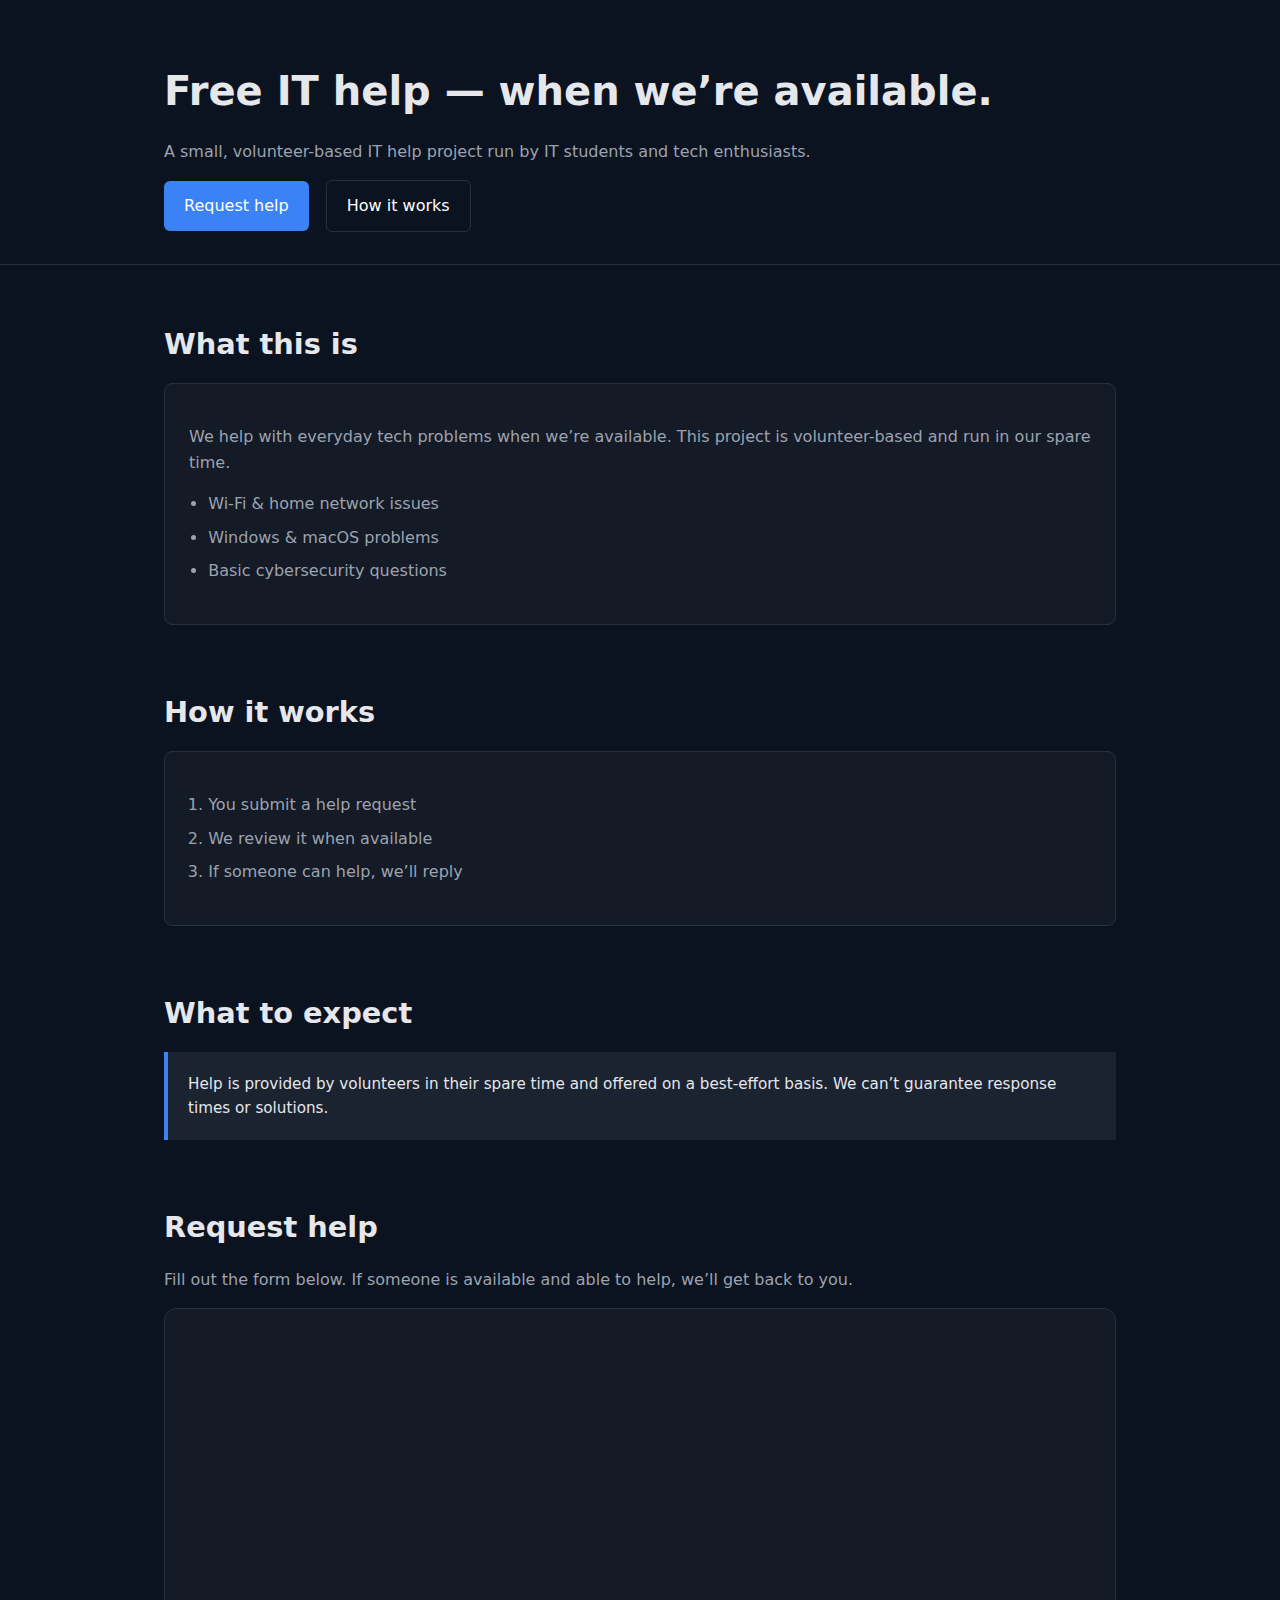
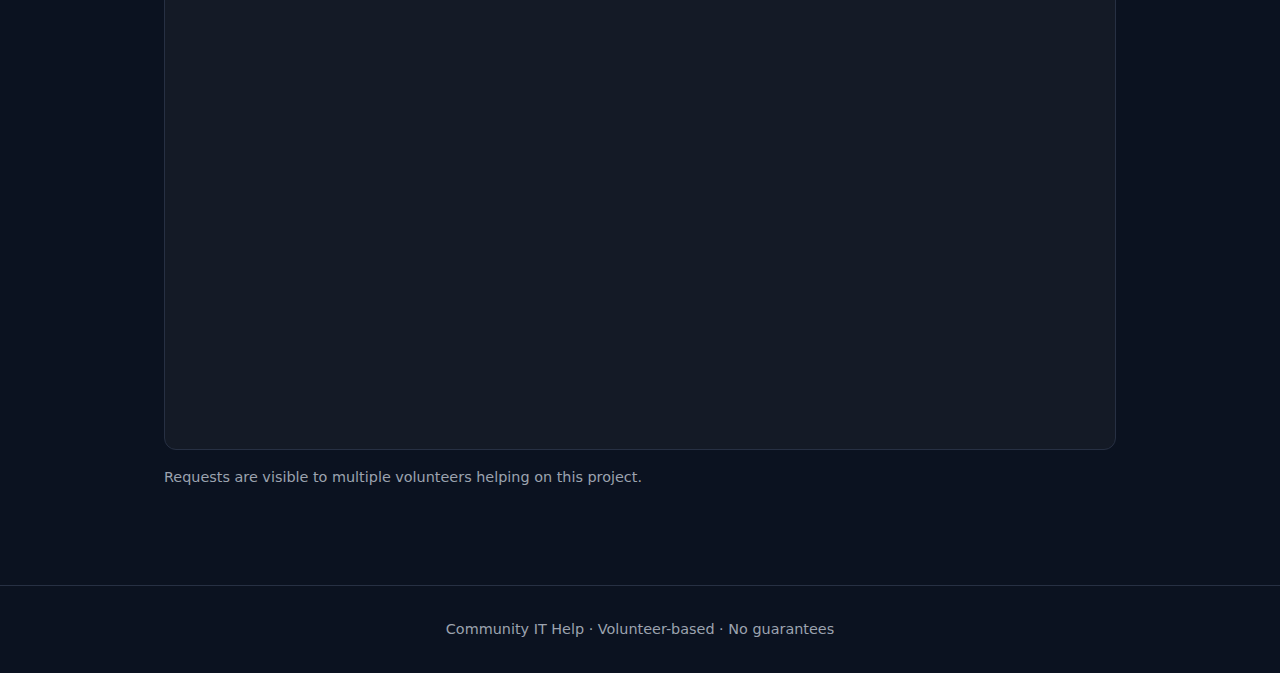
<file: ITsHelp/index.html>
<!DOCTYPE html>
<html lang="en">
<head>
  <meta charset="UTF-8" />
  <meta name="viewport" content="width=device-width, initial-scale=1.0" />
  <title>Community IT Help</title>

  <!-- Link CSS -->
  <link rel="stylesheet" href="style.css" />
</head>

<body>

  <header>
    <div class="container">
      <h1>Free IT help — when we’re available.</h1>
      <p class="lead">
        A small, volunteer-based IT help project run by IT students and tech enthusiasts.
      </p>

      <a href="#request" class="button">Request help</a>
      <a href="#how" class="button secondary">How it works</a>
    </div>
  </header>

  <main class="container">

    <section>
      <h2>What this is</h2>
      <div class="card">
        <p>
          We help with everyday tech problems when we’re available.
          This project is volunteer-based and run in our spare time.
        </p>
        <ul>
          <li>Wi-Fi & home network issues</li>
          <li>Windows & macOS problems</li>
          <li>Basic cybersecurity questions</li>
        </ul>
      </div>
    </section>

    <section id="how">
      <h2>How it works</h2>
      <div class="card">
        <ol>
          <li>You submit a help request</li>
          <li>We review it when available</li>
          <li>If someone can help, we’ll reply</li>
        </ol>
      </div>
    </section>

    <section>
      <h2>What to expect</h2>
      <div class="notice">
        Help is provided by volunteers in their spare time and offered on a best-effort basis.
        We can’t guarantee response times or solutions.
      </div>
    </section>

    <section id="request">
      <h2>Request help</h2>
      <p>
        Fill out the form below. If someone is available and able to help, we’ll get back to you.
      </p>

      <div class="form-wrapper">
  <iframe
    src="https://docs.google.com/forms/d/e/1FAIpQLSc9qQH8BChzru6v62Z4NJ3TEsm9SuKMpACo8LY06362cNdJlw/viewform?embedded=true">
  </iframe>
      </div>


      <p class="small">
        Requests are visible to multiple volunteers helping on this project.
      </p>
    </section>

  </main>

  <footer>
    Community IT Help · Volunteer-based · No guarantees
  </footer>

</body>
</html>
</file>
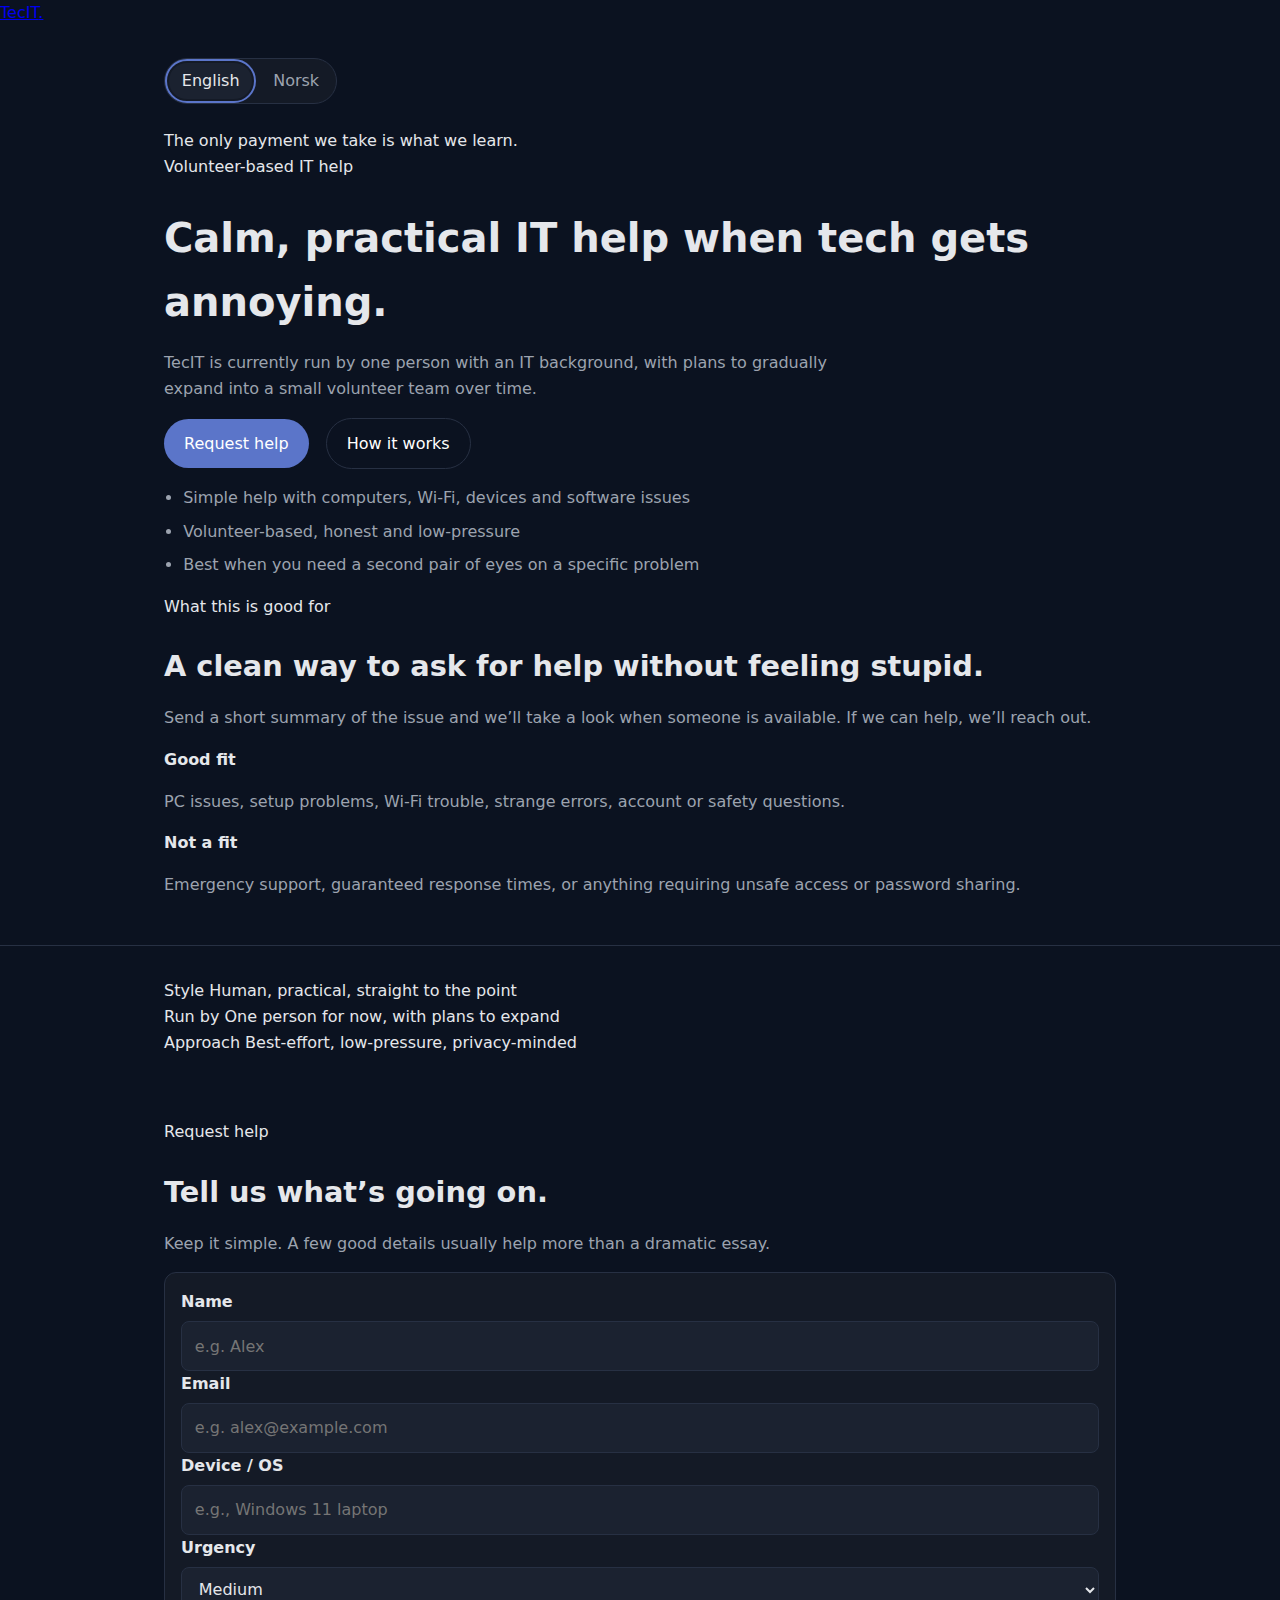
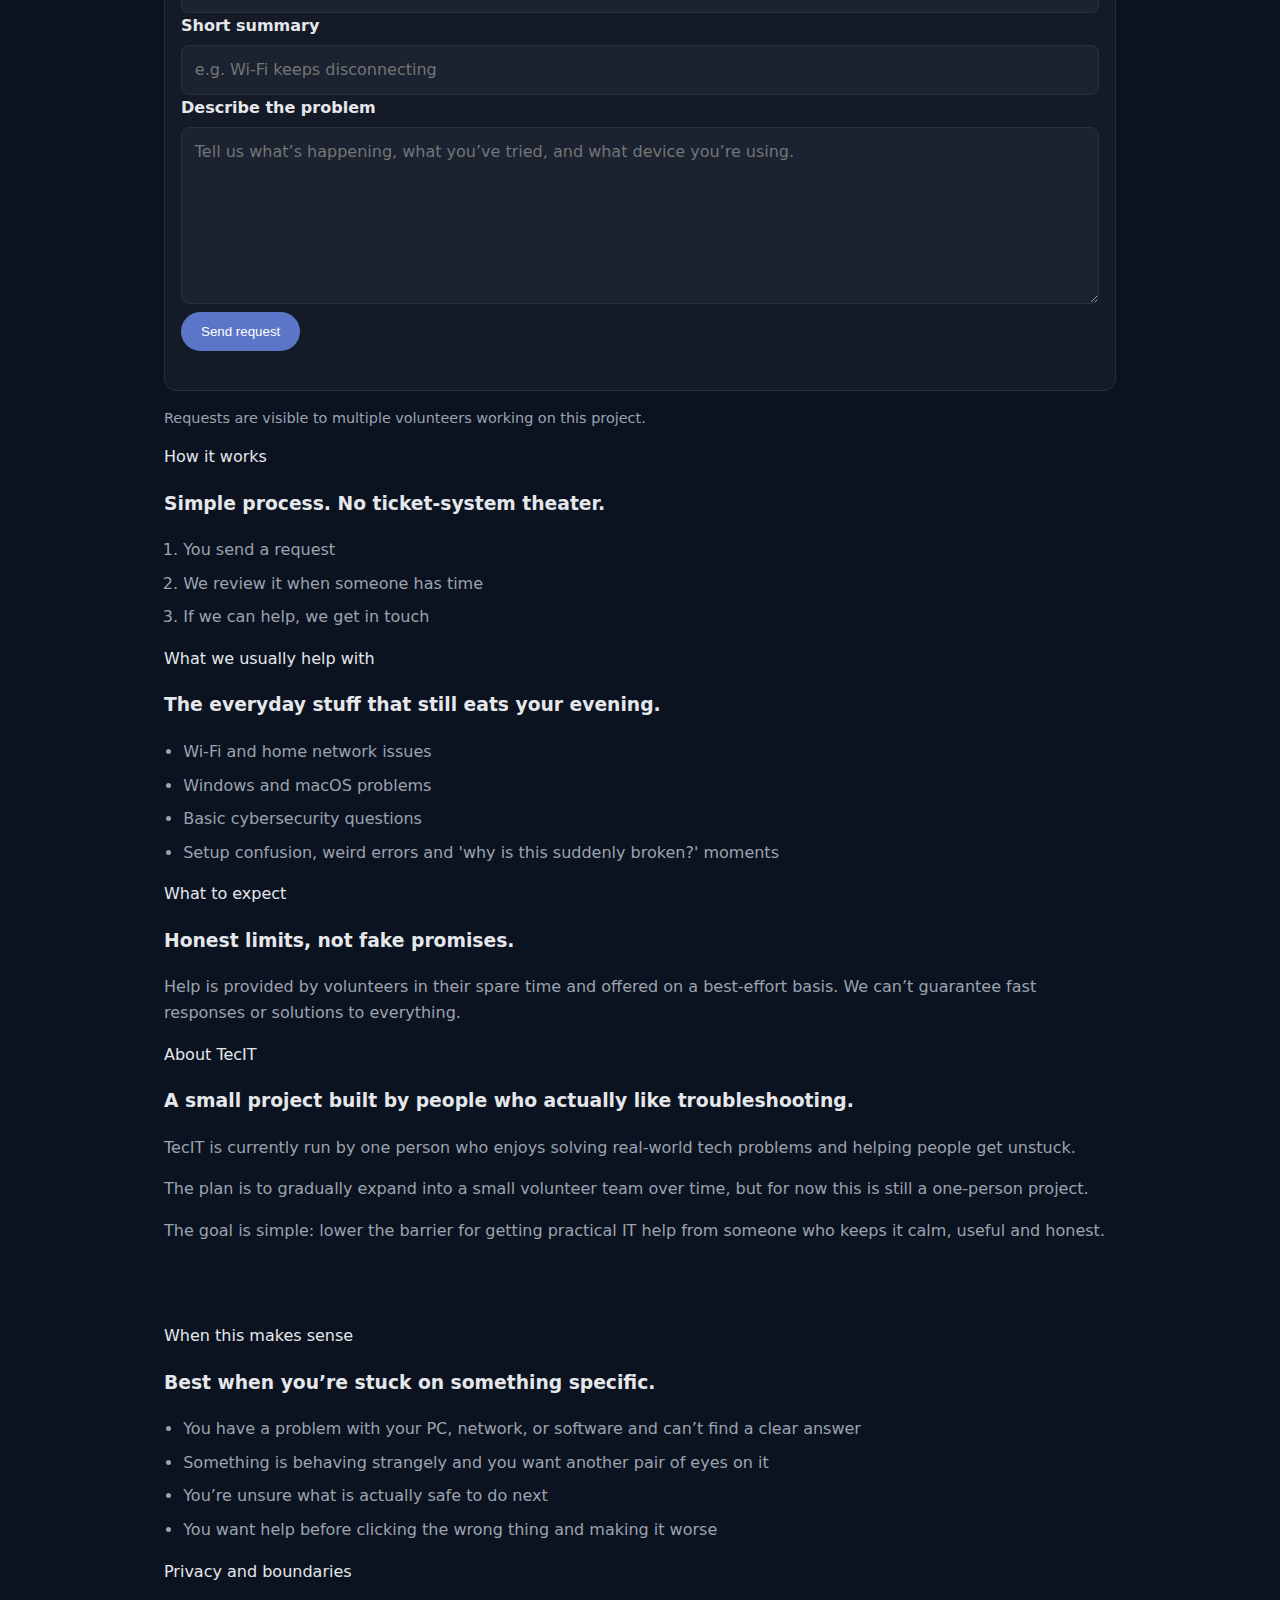
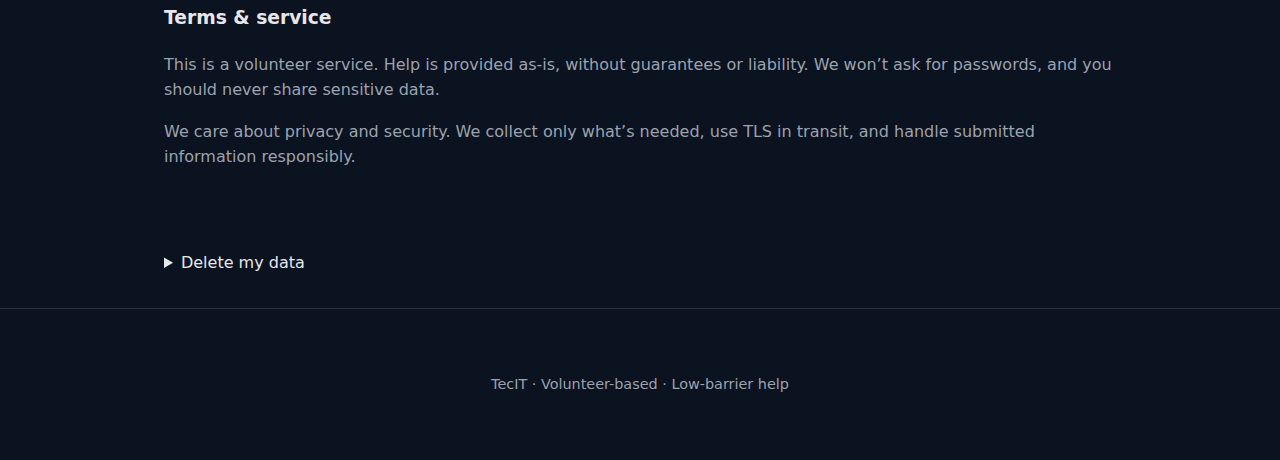
<file: index.launch-draft.html>
<!DOCTYPE html>
<html lang="en">
<head>
  <meta charset="UTF-8" />
  <meta name="viewport" content="width=device-width, initial-scale=1.0" />
  <title>TecIT</title>
  <meta
    name="description"
    content="TecIT is a volunteer-based IT help project offering calm, practical support with everyday tech problems."
  />
  <link rel="stylesheet" href="style.css" />
</head>
<body>
  <a class="brand-mark" href="#top" id="reload-logo" aria-label="Reload TecIT site">TecIT<span>.</span></a>

  <header id="top" class="hero-shell">
    <div class="container hero-grid">
      <div class="hero-copy">
        <div class="hero-topbar">
          <div class="lang-toggle" role="group" aria-label="Language">
            <button class="lang-button" type="button" data-lang="en" aria-pressed="true">English</button>
            <button class="lang-button" type="button" data-lang="no" aria-pressed="false">Norsk</button>
          </div>

          <div class="status-pill learning-pill">
            <span class="dot" aria-hidden="true"></span>
            <span data-i18n="learning_pill">The only payment we take is what we learn.</span>
          </div>
        </div>

        <div class="eyebrow" data-i18n="hero_eyebrow">Volunteer-based IT help</div>
        <h1 data-i18n="hero_title">Calm, practical IT help when tech gets annoying.</h1>
        <p class="lead" data-i18n="hero_lead">
          TecIT is a small volunteer project run by IT students and tech people who like solving real problems without turning it into a support-script circus.
        </p>

        <div class="hero-actions">
          <a href="#request" class="button" data-i18n="cta_request">Request help</a>
          <a href="#how-it-works" class="button secondary" data-i18n="cta_how">How it works</a>
        </div>

        <ul class="hero-points">
          <li data-i18n="hero_point1">Simple help with computers, Wi-Fi, devices and software issues</li>
          <li data-i18n="hero_point2">Volunteer-based, honest and low-pressure</li>
          <li data-i18n="hero_point3">Best when you need a second pair of eyes on a specific problem</li>
        </ul>
      </div>

      <div class="hero-panel card-panel">
        <div class="panel-kicker" data-i18n="panel_kicker">What this is good for</div>
        <h2 data-i18n="panel_title">A clean way to ask for help without feeling stupid.</h2>
        <p data-i18n="panel_body">
          Send a short summary of the issue and we’ll take a look when someone is available. If we can help, we’ll reach out.
        </p>

        <div class="mini-grid">
          <div class="mini-card">
            <strong data-i18n="mini_title1">Good fit</strong>
            <p data-i18n="mini_body1">PC issues, setup problems, Wi-Fi trouble, strange errors, account or safety questions.</p>
          </div>
          <div class="mini-card">
            <strong data-i18n="mini_title2">Not a fit</strong>
            <p data-i18n="mini_body2">Emergency support, guaranteed response times, or anything requiring unsafe access or password sharing.</p>
          </div>
        </div>
      </div>
    </div>
  </header>

  <main>
    <section class="section-strip">
      <div class="container signal-bar">
        <div class="signal-item">
          <span class="signal-label" data-i18n="signal_label1">Style</span>
          <span class="signal-value" data-i18n="signal_value1">Human, practical, straight to the point</span>
        </div>
        <div class="signal-item">
          <span class="signal-label" data-i18n="signal_label2">Run by</span>
          <span class="signal-value" data-i18n="signal_value2">Students and tech enthusiasts</span>
        </div>
        <div class="signal-item">
          <span class="signal-label" data-i18n="signal_label3">Approach</span>
          <span class="signal-value" data-i18n="signal_value3">Best-effort, low-pressure, privacy-minded</span>
        </div>
      </div>
    </section>

    <section class="container content-grid">
      <section id="request" class="request-column">
        <div class="section-intro">
          <div class="eyebrow" data-i18n="request_eyebrow">Request help</div>
          <h2 data-i18n="request_title">Tell us what’s going on.</h2>
          <p data-i18n="request_lead">
            Keep it simple. A few good details usually help more than a dramatic essay.
          </p>
        </div>

        <div class="form-wrapper glass-card">
          <form id="help-form" class="help-form" autocomplete="on">
            <div class="form-fields">
              <div class="field-grid two-up">
                <div class="field">
                  <label for="name" data-i18n="label_name">Name</label>
                  <input id="name" name="name" type="text" autocomplete="name" data-i18n-placeholder="placeholder_name" placeholder="e.g. Alex" required />
                </div>

                <div class="field">
                  <label for="email" data-i18n="label_email">Email</label>
                  <input id="email" name="email" type="email" autocomplete="email" data-i18n-placeholder="placeholder_email" placeholder="e.g. alex@example.com" required />
                </div>
              </div>

              <div class="field-grid two-up">
                <div class="field">
                  <label for="device" data-i18n="label_device">Device / OS</label>
                  <input id="device" name="device" type="text" data-i18n-placeholder="placeholder_device" placeholder="e.g., Windows 11 laptop" />
                </div>

                <div class="field">
                  <label for="urgency" data-i18n="label_urgency">Urgency</label>
                  <select id="urgency" name="urgency">
                    <option value="low" data-i18n="urgency_low">Low</option>
                    <option value="medium" selected data-i18n="urgency_medium">Medium</option>
                    <option value="high" data-i18n="urgency_high">High</option>
                  </select>
                </div>
              </div>

              <div class="field">
                <label for="subject" data-i18n="label_subject">Short summary</label>
                <input id="subject" name="subject" type="text" data-i18n-placeholder="placeholder_subject" placeholder="e.g. Wi-Fi keeps disconnecting" required />
              </div>

              <div class="field">
                <label for="message" data-i18n="label_message">Describe the problem</label>
                <textarea id="message" name="message" rows="6" data-i18n-placeholder="placeholder_message" placeholder="Tell us what’s happening, what you’ve tried, and what device you’re using." required></textarea>
              </div>

              <input class="hp-field" type="text" name="website" tabindex="-1" autocomplete="off" />

              <div class="form-actions">
                <button class="button" type="submit" data-i18n="submit">Send request</button>
                <p class="form-status" id="form-status" role="status" aria-live="polite"></p>
              </div>
            </div>

            <div class="form-success" id="form-success" role="status" aria-live="polite" hidden>
              <span data-i18n="success_message">Thanks! Your request was sent. We’ll get back to you as soon as we can.</span>
            </div>
          </form>
        </div>

        <p class="small request-note" data-i18n="request_note">
          Requests are visible to multiple volunteers working on this project.
        </p>
      </section>

      <aside class="info-column">
        <section id="how-it-works" class="info-card glass-card">
          <div class="eyebrow" data-i18n="how_eyebrow">How it works</div>
          <h3 data-i18n="how_title">Simple process. No ticket-system theater.</h3>
          <ol>
            <li data-i18n="how_step1">You send a request</li>
            <li data-i18n="how_step2">We review it when someone has time</li>
            <li data-i18n="how_step3">If we can help, we get in touch</li>
          </ol>
        </section>

        <section class="info-card glass-card">
          <div class="eyebrow" data-i18n="what_eyebrow">What we usually help with</div>
          <h3 data-i18n="what_title">The everyday stuff that still eats your evening.</h3>
          <ul>
            <li data-i18n="what_item1">Wi-Fi and home network issues</li>
            <li data-i18n="what_item2">Windows and macOS problems</li>
            <li data-i18n="what_item3">Basic cybersecurity questions</li>
            <li data-i18n="what_item4">Setup confusion, weird errors and “why is this suddenly broken?” moments</li>
          </ul>
        </section>

        <section class="info-card glass-card">
          <div class="eyebrow" data-i18n="expect_eyebrow">What to expect</div>
          <h3 data-i18n="expect_title">Honest limits, not fake promises.</h3>
          <p data-i18n="expect_body">
            Help is provided by volunteers in their spare time and offered on a best-effort basis. We can’t guarantee fast responses or solutions to everything.
          </p>
        </section>

        <section id="about" class="info-card glass-card">
          <div class="eyebrow" data-i18n="about_eyebrow">About TecIT</div>
          <h3 data-i18n="about_title">A small project built by people who actually like troubleshooting.</h3>
          <p data-i18n="about_p1">
            We’re a small group of IT students and tech enthusiasts who enjoy solving real-world problems and helping people get unstuck.
          </p>
          <p data-i18n="about_p2">
            The project is volunteer-based and run in our spare time, so we help when we can and stay realistic about what we can handle safely.
          </p>
          <p data-i18n="about_p3">
            The goal is simple: lower the barrier for getting practical IT help from someone who won’t talk down to you.
          </p>
        </section>
      </aside>
    </section>

    <section class="container trust-grid">
      <div class="trust-card glass-card">
        <div class="eyebrow" data-i18n="when_eyebrow">When this makes sense</div>
        <h3 data-i18n="when_title">Best when you’re stuck on something specific.</h3>
        <ul>
          <li data-i18n="when_item1">You have a problem with your PC, network, or software and can’t find a clear answer</li>
          <li data-i18n="when_item2">Something is behaving strangely and you want another pair of eyes on it</li>
          <li data-i18n="when_item3">You’re unsure what is actually safe to do next</li>
          <li data-i18n="when_item4">You want help before clicking the wrong thing and making it worse</li>
        </ul>
      </div>

      <div class="trust-card glass-card">
        <div class="eyebrow" data-i18n="terms_eyebrow">Privacy and boundaries</div>
        <h3 data-i18n="terms_title">Terms & service</h3>
        <p data-i18n="terms_p1">
          This is a volunteer service. Help is provided as-is, without guarantees or liability. We won’t ask for passwords, and you should never share sensitive data.
        </p>
        <p data-i18n="terms_p2">
          We care about privacy and security. We collect only what’s needed, use TLS in transit, and handle submitted information responsibly.
        </p>
      </div>
    </section>

    <section class="container delete-wrap">
      <details class="delete-card glass-card">
        <summary>
          <span data-i18n="delete_title">Delete my data</span>
        </summary>
        <div class="collapsible-content static-open-content">
          <p data-i18n="delete_lead">
            Use this quick form if you want us to remove your data from our system.
          </p>
          <p class="small" data-i18n="delete_data_note">
            We only store the information you submit in the help form (name, email, device, subject, message, urgency).
          </p>
          <form id="delete-form" class="help-form compact-form" autocomplete="on">
            <div class="field-grid two-up">
              <div class="field">
                <label for="delete-email" data-i18n="delete_email">Email</label>
                <input id="delete-email" name="email" type="email" autocomplete="email" required />
              </div>
              <div class="field">
                <label for="delete-type" data-i18n="delete_type">What should we delete?</label>
                <select id="delete-type" name="type" required>
                  <option value="all" data-i18n="delete_opt_all">All data about me</option>
                  <option value="requests" data-i18n="delete_opt_requests">Help requests</option>
                  <option value="messages" data-i18n="delete_opt_messages">Messages / notes</option>
                </select>
              </div>
            </div>
            <div class="form-actions compact-actions">
              <button class="button secondary" type="submit" data-i18n="delete_submit">Send delete request</button>
              <p class="form-status" id="delete-status" role="status" aria-live="polite"></p>
            </div>
          </form>
        </div>
      </details>
    </section>
  </main>

  <footer>
    <div class="container footer-inner">
      <span data-i18n="footer_text">TecIT · Volunteer-based · Low-barrier help</span>
    </div>
  </footer>

  <script>
    const reloadLogo = document.getElementById("reload-logo");
    const langButtons = document.querySelectorAll(".lang-button");

    if (reloadLogo) {
      reloadLogo.addEventListener("click", (event) => {
        event.preventDefault();
        window.location.href = "#top";
        window.location.reload();
      });
    }

    const translations = {
      en: {
        hero_eyebrow: "Volunteer-based IT help",
        hero_title: "Calm, practical IT help when tech gets annoying.",
        hero_lead:
          "TecIT is currently run by one person with an IT background, with plans to gradually expand into a small volunteer team over time.",
        cta_request: "Request help",
        cta_how: "How it works",
        hero_point1: "Simple help with computers, Wi-Fi, devices and software issues",
        hero_point2: "Volunteer-based, honest and low-pressure",
        hero_point3: "Best when you need a second pair of eyes on a specific problem",
        panel_kicker: "What this is good for",
        panel_title: "A clean way to ask for help without feeling stupid.",
        panel_body:
          "Send a short summary of the issue and we’ll take a look when someone is available. If we can help, we’ll reach out.",
        mini_title1: "Good fit",
        mini_body1:
          "PC issues, setup problems, Wi-Fi trouble, strange errors, account or safety questions.",
        mini_title2: "Not a fit",
        mini_body2:
          "Emergency support, guaranteed response times, or anything requiring unsafe access or password sharing.",
        learning_pill: "The only payment we take is what we learn.",
        signal_label1: "Style",
        signal_value1: "Human, practical, straight to the point",
        signal_label2: "Run by",
        signal_value2: "One person for now, with plans to expand",
        signal_label3: "Approach",
        signal_value3: "Best-effort, low-pressure, privacy-minded",
        request_eyebrow: "Request help",
        request_title: "Tell us what’s going on.",
        request_lead:
          "Keep it simple. A few good details usually help more than a dramatic essay.",
        label_name: "Name",
        placeholder_name: "e.g. Alex",
        label_email: "Email",
        placeholder_email: "e.g. alex@example.com",
        label_device: "Device / OS",
        placeholder_device: "e.g., Windows 11 laptop",
        label_subject: "Short summary",
        placeholder_subject: "e.g. Wi-Fi keeps disconnecting",
        label_message: "Describe the problem",
        placeholder_message: "Tell us what’s happening, what you’ve tried, and what device you’re using.",
        label_urgency: "Urgency",
        urgency_low: "Low",
        urgency_medium: "Medium",
        urgency_high: "High",
        submit: "Send request",
        success_message:
          "Thanks! Your request was sent. We’ll get back to you as soon as we can.",
        request_note:
          "Requests are visible to multiple volunteers working on this project.",
        how_eyebrow: "How it works",
        how_title: "Simple process. No ticket-system theater.",
        how_step1: "You send a request",
        how_step2: "We review it when someone has time",
        how_step3: "If we can help, we get in touch",
        what_eyebrow: "What we usually help with",
        what_title: "The everyday stuff that still eats your evening.",
        what_item1: "Wi-Fi and home network issues",
        what_item2: "Windows and macOS problems",
        what_item3: "Basic cybersecurity questions",
        what_item4:
          "Setup confusion, weird errors and 'why is this suddenly broken?' moments",
        expect_eyebrow: "What to expect",
        expect_title: "Honest limits, not fake promises.",
        expect_body:
          "Help is provided by volunteers in their spare time and offered on a best-effort basis. We can’t guarantee fast responses or solutions to everything.",
        about_eyebrow: "About TecIT",
        about_title: "A small project built by people who actually like troubleshooting.",
        about_p1:
          "TecIT is currently run by one person who enjoys solving real-world tech problems and helping people get unstuck.",
        about_p2:
          "The plan is to gradually expand into a small volunteer team over time, but for now this is still a one-person project.",
        about_p3:
          "The goal is simple: lower the barrier for getting practical IT help from someone who keeps it calm, useful and honest.",
        when_eyebrow: "When this makes sense",
        when_title: "Best when you’re stuck on something specific.",
        when_item1:
          "You have a problem with your PC, network, or software and can’t find a clear answer",
        when_item2:
          "Something is behaving strangely and you want another pair of eyes on it",
        when_item3: "You’re unsure what is actually safe to do next",
        when_item4:
          "You want help before clicking the wrong thing and making it worse",
        terms_eyebrow: "Privacy and boundaries",
        terms_title: "Terms & service",
        terms_p1:
          "This is a volunteer service. Help is provided as-is, without guarantees or liability. We won’t ask for passwords, and you should never share sensitive data.",
        terms_p2:
          "We care about privacy and security. We collect only what’s needed, use TLS in transit, and handle submitted information responsibly.",
        delete_title: "Delete my data",
        delete_lead:
          "Use this quick form if you want us to remove your data from our system.",
        delete_data_note:
          "We only store the information you submit in the help form (name, email, device, subject, message, urgency).",
        delete_email: "Email",
        delete_type: "What should we delete?",
        delete_opt_all: "All data about me",
        delete_opt_requests: "Help requests",
        delete_opt_messages: "Messages / notes",
        delete_submit: "Send delete request",
        delete_sending: "Sending...",
        delete_error: "Something went wrong. Try again.",
        delete_success: "Request received. We’ll process it soon.",
        footer_text: "TecIT · Volunteer-based · Low-barrier help",
      },
      no: {
        hero_eyebrow: "Frivillig IT-hjelp",
        hero_title: "Rolig, praktisk IT-hjelp når teknologien begynner å irritere.",
        hero_lead:
          "TecIT drives foreløpig av én person med IT-bakgrunn, med planer om å utvide det gradvis til et lite frivillig team over tid.",
        cta_request: "Be om hjelp",
        cta_how: "Slik fungerer det",
        hero_point1: "Enkel hjelp med PC, Wi-Fi, enheter og programvareproblemer",
        hero_point2: "Frivillig, ærlig og uten unødvendig press",
        hero_point3: "Best når du trenger et ekstra sett øyne på et konkret problem",
        panel_kicker: "Hva dette passer for",
        panel_title: "En ryddig måte å be om hjelp på uten å føle deg dum.",
        panel_body:
          "Send inn en kort oppsummering av problemet, så ser vi på det når noen er tilgjengelige. Hvis vi kan hjelpe, tar vi kontakt.",
        mini_title1: "Passer bra for",
        mini_body1:
          "PC-problemer, oppsett, Wi-Fi-trøbbel, rare feil, konto- eller sikkerhetsspørsmål.",
        mini_title2: "Passer ikke for",
        mini_body2:
          "Akutthjelp, garanterte svartider eller ting som krever utrygg tilgang eller deling av passord.",
        learning_pill: "Den eneste betalingen vi tar er det vi lærer.",
        signal_label1: "Stil",
        signal_value1: "Menneskelig, praktisk og rett på sak",
        signal_label2: "Drevet av",
        signal_value2: "Én person foreløpig, med planer om å utvide",
        signal_label3: "Tilnærming",
        signal_value3: "Best-effort, lavt press og personvernbevisst",
        request_eyebrow: "Be om hjelp",
        request_title: "Fortell oss hva som skjer.",
        request_lead:
          "Hold det enkelt. Noen få gode detaljer hjelper som regel mer enn et dramatisk essay.",
        label_name: "Navn",
        placeholder_name: "f.eks. Ola",
        label_email: "E-post",
        placeholder_email: "f.eks. ola@epost.no",
        label_device: "Enhet / OS",
        placeholder_device: "f.eks. Windows 11-laptop",
        label_subject: "Kort oppsummering",
        placeholder_subject: "f.eks. Wi-Fi kobler ut hele tiden",
        label_message: "Beskriv problemet",
        placeholder_message: "Fortell hva som skjer, hva du har prøvd, og hvilken enhet du bruker.",
        label_urgency: "Haster",
        urgency_low: "Lav",
        urgency_medium: "Middels",
        urgency_high: "Høy",
        submit: "Send forespørsel",
        success_message:
          "Takk! Forespørselen er sendt. Vi tar kontakt så snart vi kan.",
        request_note:
          "Forespørsler er synlige for flere frivillige som jobber med prosjektet.",
        how_eyebrow: "Slik fungerer det",
        how_title: "Enkelt opplegg. Ingen ticket-system-teater.",
        how_step1: "Du sender inn en forespørsel",
        how_step2: "Vi ser på den når noen har tid",
        how_step3: "Hvis vi kan hjelpe, tar vi kontakt",
        what_eyebrow: "Dette hjelper vi ofte med",
        what_title: "Den hverdagslige teknologien som fortsatt klarer å spise kvelden din.",
        what_item1: "Wi-Fi og hjemmenettverksproblemer",
        what_item2: "Windows- og macOS-problemer",
        what_item3: "Grunnleggende cybersikkerhetsspørsmål",
        what_item4:
          "Oppsettsforvirring, rare feil og klassiske 'hvorfor funket dette i går?' øyeblikk",
        expect_eyebrow: "Hva du kan forvente",
        expect_title: "Ærlige rammer, ikke tomme løfter.",
        expect_body:
          "Hjelp gis av frivillige på fritiden og på best-effort-basis. Vi kan ikke garantere raske svar eller løsninger på alt.",
        about_eyebrow: "Om TecIT",
        about_title: "Et lite prosjekt laget av folk som faktisk liker å feilsøke.",
        about_p1:
          "TecIT drives foreløpig av én person som liker å løse ekte tekniske problemer og hjelpe folk ut av tekniske blindspor.",
        about_p2:
          "Planen er å utvide det gradvis til et lite frivillig team over tid, men akkurat nå er dette fortsatt et én-personsprosjekt.",
        about_p3:
          "Målet er enkelt: å gjøre det lettere å få praktisk IT-hjelp fra noen som holder det rolig, nyttig og ærlig.",
        when_eyebrow: "Når dette gir mening",
        when_title: "Best når du sitter fast på noe konkret.",
        when_item1:
          "Du har et problem med PC, nettverk eller programvare og finner ikke et tydelig svar",
        when_item2:
          "Noe oppfører seg rart og du vil at noen andre skal se på det",
        when_item3: "Du er usikker på hva som faktisk er trygt å gjøre videre",
        when_item4:
          "Du vil ha hjelp før du klikker på feil ting og gjør det verre",
        terms_eyebrow: "Personvern og grenser",
        terms_title: "Vilkår og tjenester",
        terms_p1:
          "Dette er en frivillig tjeneste. Hjelp gis som den er, uten garantier eller ansvar. Vi ber aldri om passord, og du skal aldri dele sensitiv informasjon.",
        terms_p2:
          "Vi bryr oss om personvern og sikkerhet. Vi samler bare inn det som trengs, bruker TLS i overføring og håndterer informasjon ansvarlig.",
        delete_title: "Slett mine data",
        delete_lead:
          "Bruk dette korte skjemaet hvis du vil at vi skal fjerne dataene dine fra systemet vårt.",
        delete_data_note:
          "Vi lagrer kun informasjonen du sender inn i hjelpeskjemaet (navn, e-post, enhet, emne, melding, hast).",
        delete_email: "E-post",
        delete_type: "Hva skal vi slette?",
        delete_opt_all: "All data om meg",
        delete_opt_requests: "Hjelpeforespørsler",
        delete_opt_messages: "Meldinger / notater",
        delete_submit: "Send sletteforespørsel",
        delete_sending: "Sender...",
        delete_error: "Noe gikk galt. Prøv igjen.",
        delete_success: "Forespørsel mottatt. Vi behandler den snart.",
        footer_text: "TecIT · Frivillig · Lavterskel hjelp",
      },
    };

    const applyLanguage = (lang) => {
      const dict = translations[lang] || translations.en;
      document.querySelectorAll("[data-i18n]").forEach((el) => {
        const key = el.getAttribute("data-i18n");
        if (!dict[key]) return;
        el.textContent = dict[key];
      });
      document.querySelectorAll("[data-i18n-placeholder]").forEach((el) => {
        const key = el.getAttribute("data-i18n-placeholder");
        if (!dict[key]) return;
        el.setAttribute("placeholder", dict[key]);
      });
      langButtons.forEach((btn) => {
        const isActive = btn.dataset.lang === lang;
        btn.setAttribute("aria-pressed", String(isActive));
        btn.classList.toggle("active", isActive);
      });
      document.documentElement.lang = lang === "no" ? "no" : "en";
      localStorage.setItem("site_lang", lang);
    };

    const savedLang = localStorage.getItem("site_lang");
    const browserLang = navigator.language && navigator.language.startsWith("no") ? "no" : "en";
    applyLanguage(savedLang || browserLang);

    langButtons.forEach((btn) => {
      btn.addEventListener("click", () => applyLanguage(btn.dataset.lang));
    });
  </script>

  <script>
    const form = document.getElementById("help-form");
    const statusEl = document.getElementById("form-status");
    const successEl = document.getElementById("form-success");
    const deleteForm = document.getElementById("delete-form");
    const deleteStatus = document.getElementById("delete-status");

    if (form) {
      form.addEventListener("submit", async (event) => {
        event.preventDefault();
        if (successEl) successEl.hidden = true;
        if (statusEl) statusEl.textContent = translations[document.documentElement.lang]?.delete_sending || "Sending...";

        const data = new FormData(form);
        if (data.get("website")) {
          if (statusEl) statusEl.textContent = "Thanks!";
          form.reset();
          return;
        }

        const payload = {
          name: data.get("name"),
          email: data.get("email"),
          device: data.get("device"),
          subject: data.get("subject"),
          message: data.get("message"),
          urgency: data.get("urgency"),
        };

        try {
          const response = await fetch("/api/help-request", {
            method: "POST",
            headers: { "Content-Type": "application/json" },
            body: JSON.stringify(payload),
          });

          if (!response.ok) {
            throw new Error("Request failed");
          }
        } catch (error) {
          if (statusEl) statusEl.textContent = translations[document.documentElement.lang]?.delete_error || "Something went wrong. Try again.";
          return;
        }

        if (statusEl) statusEl.textContent = "";
        if (successEl) successEl.hidden = false;
        form.classList.add("submitted");
        if (successEl) {
          successEl.scrollIntoView({ behavior: "smooth", block: "center" });
        }
      });
    }

    if (deleteForm) {
      deleteForm.addEventListener("submit", async (event) => {
        event.preventDefault();
        if (deleteStatus) deleteStatus.textContent = translations[document.documentElement.lang]?.delete_sending || "Sending...";

        const data = new FormData(deleteForm);
        const payload = {
          email: data.get("email"),
          type: data.get("type"),
        };

        try {
          const response = await fetch("/api/delete-request", {
            method: "POST",
            headers: { "Content-Type": "application/json" },
            body: JSON.stringify(payload),
          });

          if (!response.ok) {
            throw new Error("Delete request failed");
          }
        } catch (error) {
          if (deleteStatus) deleteStatus.textContent = translations[document.documentElement.lang]?.delete_error || "Something went wrong. Try again.";
          return;
        }

        if (deleteStatus) deleteStatus.textContent = translations[document.documentElement.lang]?.delete_success || "Request received. We’ll process it soon.";
        deleteForm.reset();
      });
    }
  </script>
</body>
</html>
</file>
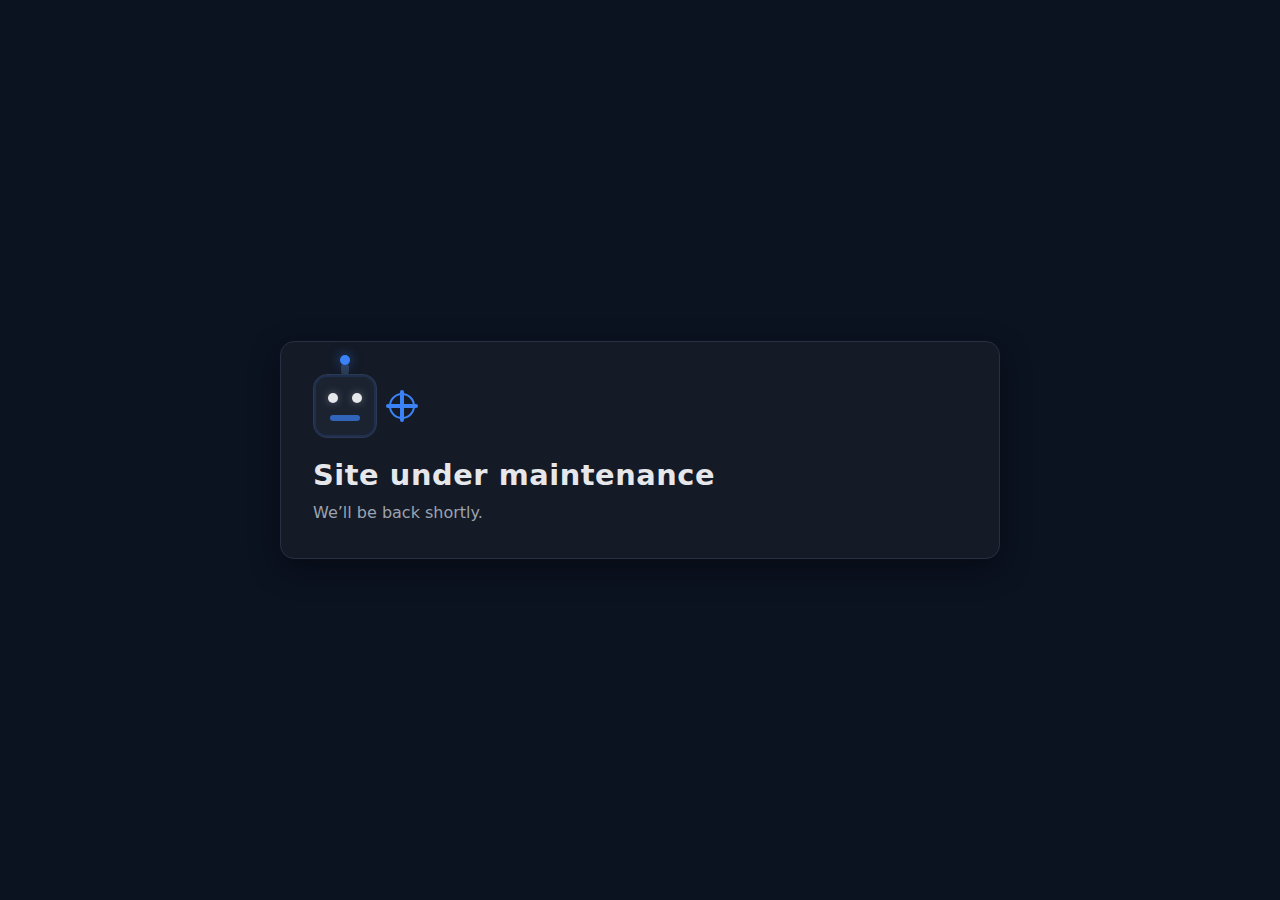
<file: maintenance.html>
<!DOCTYPE html>
<html lang="no">
<head>
  <meta charset="UTF-8" />
  <meta name="viewport" content="width=device-width, initial-scale=1.0" />
  <title>Maintenance</title>
  <style>
    :root {
      color-scheme: dark;
      --bg: #0b1220;
      --card: #141a26;
      --text: #e5e7eb;
      --muted: #9ca3af;
      --accent: #3b82f6;
    }

    * {
      box-sizing: border-box;
    }

    body {
      margin: 0;
      min-height: 100vh;
      display: grid;
      place-items: center;
      background: var(--bg);
      color: var(--text);
      font-family: system-ui, -apple-system, BlinkMacSystemFont, sans-serif;
      padding: 2rem;
    }

    .card {
      max-width: 720px;
      width: 100%;
      background: var(--card);
      border: 1px solid #273043;
      border-radius: 14px;
      padding: 2rem;
      box-shadow: 0 10px 30px rgba(0, 0, 0, 0.35);
    }

    h1 {
      margin: 0 0 0.5rem;
      font-size: 1.8rem;
      letter-spacing: 0.02em;
    }

    p {
      color: var(--muted);
      line-height: 1.6;
      margin: 0;
    }

    .robot-wrap {
      display: inline-flex;
      align-items: center;
      gap: 0.75rem;
      margin-bottom: 1.25rem;
    }

    .robot {
      position: relative;
      width: 64px;
      height: 64px;
      border-radius: 14px;
      background: #1b2230;
      border: 1px solid #2b3a52;
      box-shadow: inset 0 0 0 2px rgba(59, 130, 246, 0.15);
    }

    .robot::before {
      content: "";
      position: absolute;
      left: 50%;
      top: -12px;
      width: 8px;
      height: 12px;
      background: #2b3a52;
      border-radius: 999px;
      transform: translateX(-50%);
    }

    .robot::after {
      content: "";
      position: absolute;
      left: 50%;
      top: -20px;
      width: 10px;
      height: 10px;
      background: #3b82f6;
      border-radius: 50%;
      transform: translateX(-50%);
      box-shadow: 0 0 12px rgba(59, 130, 246, 0.6);
    }

    .eyes {
      position: absolute;
      top: 18px;
      left: 50%;
      width: 34px;
      height: 12px;
      transform: translateX(-50%);
      display: flex;
      justify-content: space-between;
    }

    .eye {
      width: 10px;
      height: 10px;
      background: #e5e7eb;
      border-radius: 50%;
      box-shadow: 0 0 8px rgba(229, 231, 235, 0.35);
    }

    .mouth {
      position: absolute;
      left: 50%;
      bottom: 16px;
      width: 30px;
      height: 6px;
      border-radius: 999px;
      background: #3b82f6;
      transform: translateX(-50%);
      opacity: 0.7;
    }

    .gear {
      width: 26px;
      height: 26px;
      border-radius: 50%;
      border: 2px solid #3b82f6;
      position: relative;
      animation: spin 2.8s linear infinite;
    }

    .gear::before,
    .gear::after {
      content: "";
      position: absolute;
      left: 50%;
      top: 50%;
      width: 4px;
      height: 32px;
      background: #3b82f6;
      transform: translate(-50%, -50%);
      border-radius: 2px;
    }

    .gear::after {
      transform: translate(-50%, -50%) rotate(90deg);
    }

    @keyframes spin {
      from { transform: rotate(0deg); }
      to { transform: rotate(360deg); }
    }
  </style>
</head>
<body>
  <div class="card">
    <div class="robot-wrap" aria-hidden="true">
      <div class="robot">
        <div class="eyes">
          <span class="eye"></span>
          <span class="eye"></span>
        </div>
        <div class="mouth"></div>
      </div>
      <div class="gear"></div>
    </div>
    <h1>Site under maintenance</h1>
    <p>We’ll be back shortly.</p>
  </div>
</body>
</html>
</file>
<file: ITsHelp/style.css>
:root {
  --bg-main: #0b1220;
  --bg-card: #141a26;
  --bg-card-alt: #1b2230;
  --text-main: #e5e7eb;
  --text-muted: #9ca3af;
  --accent: #3b82f6;
  --accent-hover: #2563eb;
  --border: #273043;
}

* {
  box-sizing: border-box;
}

body {
  margin: 0;
  font-family: system-ui, -apple-system, BlinkMacSystemFont, sans-serif;
  background-color: var(--bg-main);
  color: var(--text-main);
  line-height: 1.6;
}

/* Layout */
.container {
  max-width: 1000px;
  margin: 0 auto;
  padding: 2rem 1.5rem;
}

header {
  border-bottom: 1px solid var(--border);
}

/* Typography */
h1 {
  font-size: 2.5rem;
  margin-bottom: 0.5rem;
}

h2 {
  font-size: 1.8rem;
  margin-bottom: 1rem;
}

p {
  color: var(--text-muted);
}

.lead {
  max-width: 700px;
}

.small {
  font-size: 0.9rem;
  color: var(--text-muted);
  margin-top: 1rem;
}

/* Buttons */
.button {
  display: inline-block;
  background-color: var(--accent);
  color: white;
  padding: 0.75rem 1.25rem;
  border-radius: 6px;
  text-decoration: none;
  font-weight: 500;
  margin-right: 0.75rem;
  transition: transform 0.15s ease, background-color 0.15s ease;
}

.button:hover {
  background-color: var(--accent-hover);
  transform: translateY(-2px);
}


.button:hover {
  background-color: var(--accent-hover);
}

.button.secondary {
  background-color: transparent;
  border: 1px solid var(--border);
}

/* Sections */
section {
  margin-bottom: 4rem;
  animation: fadeUp 0.6s ease-out both;
}

section:nth-of-type(1) { animation-delay: 0.05s; }
section:nth-of-type(2) { animation-delay: 0.15s; }
section:nth-of-type(3) { animation-delay: 0.25s; }
section:nth-of-type(4) { animation-delay: 0.35s; }
section:nth-of-type(5) { animation-delay: 0.45s; }


.card {
  background-color: var(--bg-card);
  border: 1px solid var(--border);
  border-radius: 8px;
  padding: 1.5rem;
  transition: transform 0.15s ease, border-color 0.15s ease;
}

.card:hover {
  transform: translateY(-2px);
  border-color: var(--accent);
}


.notice {
  background-color: var(--bg-card-alt);
  border-left: 4px solid var(--accent);
  padding: 1.25rem;
  font-size: 0.95rem;
}

/* Lists */
ul, ol {
  color: var(--text-muted);
  padding-left: 1.2rem;
}

li {
  margin-bottom: 0.5rem;
}

/* Iframe */
iframe {
  width: 100%;
  min-height: 700px;
  border: none;
  border-radius: 8px;
}

/* Footer */
footer {
  border-top: 1px solid var(--border);
  text-align: center;
  padding: 2rem 1.5rem;
  font-size: 0.9rem;
  color: var(--text-muted);
}
.form-wrapper {
  background-color: var(--bg-card);
  border: 1px solid var(--border);
  border-radius: 12px;
  padding: 1rem;
}
@keyframes fadeUp {
  from {
    opacity: 0;
    transform: translateY(10px);
  }
  to {
    opacity: 1;
    transform: translateY(0);
  }
}

html {
  scroll-behavior: smooth;
}
</file>
<file: style.css>
:root {
  --bg-main: #0b1220;
  --bg-card: #141a26;
  --bg-card-alt: #1b2230;
  --text-main: #e5e7eb;
  --text-muted: #9ca3af;
  --accent: #5b75c9;
  --accent-hover: #4f66b6;
  --border: #273043;
}

* {
  box-sizing: border-box;
}

body {
  margin: 0;
  font-family: system-ui, -apple-system, BlinkMacSystemFont, sans-serif;
  background-color: var(--bg-main);
  color: var(--text-main);
  line-height: 1.6;
}

.side-logo {
  position: fixed;
  left: 1rem;
  top: 1rem;
  font-size: 1rem;
  font-weight: 700;
  color: var(--text-muted);
  text-transform: uppercase;
  opacity: 0.7;
  user-select: none;
  text-decoration: none;
}

.side-logo:hover,
.side-logo:focus-visible {
  opacity: 1;
  color: var(--text-main);
}

/* Layout */
.container {
  max-width: 1000px;
  margin: 0 auto;
  padding: 2rem 1.5rem;
}

header {
  border-bottom: 1px solid var(--border);
}

/* Language toggle */
.lang-toggle {
  display: inline-flex;
  gap: 0.5rem;
  padding: 0.25rem;
  border-radius: 999px;
  border: 1px solid var(--border);
  background: var(--bg-card);
  width: fit-content;
  margin-bottom: 1.5rem;
}

.lang-button {
  border: 0;
  background: transparent;
  color: var(--text-muted);
  padding: 0.35rem 0.8rem;
  border-radius: 999px;
  cursor: pointer;
  font: inherit;
}

.lang-button.active,
.lang-button:focus-visible {
  background: var(--bg-card-alt);
  color: var(--text-main);
  outline: 2px solid var(--accent);
  outline-offset: 2px;
}

/* Typography */
h1 {
  font-size: 2.5rem;
  margin-bottom: 0.5rem;
}

h2 {
  font-size: 1.8rem;
  margin-bottom: 1rem;
}

p {
  color: var(--text-muted);
}

.lead {
  max-width: 700px;
}

.small {
  font-size: 0.9rem;
  color: var(--text-muted);
  margin-top: 1rem;
}

/* Buttons */
.button {
  display: inline-block;
  background-color: var(--accent);
  color: white;
  padding: 0.75rem 1.25rem;
  border-radius: 999px;
  border: none;
  text-decoration: none;
  font-weight: 500;
  margin-right: 0.75rem;
  transition: transform 0.15s ease, background-color 0.15s ease;
}

.button:hover {
  background-color: var(--accent-hover);
  transform: translateY(-2px);
}


.button:hover {
  background-color: var(--accent-hover);
}

.button.secondary {
  background-color: transparent;
  border: 1px solid var(--border);
}

.live-counter {
  display: inline-flex;
  align-items: center;
  gap: 0.5rem;
  margin-top: 1.25rem;
  padding: 0.4rem 0.7rem;
  border: 1px solid var(--border);
  border-radius: 999px;
  color: var(--text-muted);
  font-size: 0.9rem;
  width: fit-content;
}

.live-counter .dot {
  width: 8px;
  height: 8px;
  border-radius: 50%;
  background: #22c55e;
  box-shadow: 0 0 0 4px rgba(34, 197, 94, 0.15);
}

/* Sections */
.layout {
  display: grid;
  grid-template-columns: minmax(0, 700px) minmax(0, 1fr);
  gap: 3rem;
  align-items: start;
  max-width: 1200px;
}

.primary {
  grid-column: 1;
  width: 100%;
  max-width: 700px;
}

.sidebar {
  grid-column: 2;
  display: grid;
  gap: 1.5rem;
  align-content: start;
  justify-self: end;
  width: 100%;
  margin-top: 45%;
  padding: 1.5rem;
  border-radius: 14px;
  border: 1px solid var(--border);
  background: var(--bg-card);
  animation: fadeUp 0.6s ease-out both;
  animation-delay: 0.25s;
  overflow: visible;
}

.sidebar-title {
  margin: 0;
  font-size: 0.9rem;
  letter-spacing: 0.18rem;
  text-transform: uppercase;
  color: var(--text-muted);
}

section {
  margin-bottom: 0;
}

.collapsible-section {
  padding-top: 0.75rem;
}

.collapsible {
  animation: fadeUp 0.6s ease-out both;
  overflow: visible;
  padding-top: 0.5rem;
}

section:nth-of-type(1) .collapsible { animation-delay: 0.05s; }
section:nth-of-type(2) .collapsible { animation-delay: 0.15s; }
section:nth-of-type(3) .collapsible { animation-delay: 0.25s; }
section:nth-of-type(4) .collapsible { animation-delay: 0.35s; }
section:nth-of-type(5) .collapsible { animation-delay: 0.45s; }
section:nth-of-type(6) .collapsible { animation-delay: 0.55s; }

.animate-in {
  animation: fadeUp 0.6s ease-out both;
  animation-delay: 0.45s;
}

@media (max-width: 900px) {
  .layout {
    grid-template-columns: 1fr;
  }

  .primary,
  .sidebar {
    grid-column: auto;
  }
}

.sidebar .collapsible > summary {
  font-size: 1.3rem;
}

.sidebar .card,
.sidebar .notice {
  background: var(--bg-card-alt);
}

.collapsible > summary {
  list-style: none;
  cursor: pointer;
  display: block;
  font-size: 1.8rem;
  font-weight: 700;
  margin-bottom: 1rem;
  padding: 0.6rem 0.75rem;
  border-radius: 10px;
  transition: background-color 0.2s ease, color 0.2s ease;
  position: relative;
  z-index: 1;
  background-clip: padding-box;
}

.collapsible > summary::-webkit-details-marker {
  display: none;
}

.collapsible > summary::after {
  content: "+";
  display: inline-block;
  margin-left: 0.6rem;
  color: var(--text-muted);
  font-size: 1.2rem;
  vertical-align: middle;
}

.collapsible > summary:hover {
  background-color: var(--bg-card-alt);
  color: var(--text-main);
}

.collapsible > summary:hover::after {
  color: var(--text-main);
}

.collapsible[open] > summary::after {
  content: "–";
}

.collapsible > summary:focus-visible {
  outline: 2px solid var(--accent);
  outline-offset: 6px;
  border-radius: 6px;
}

.collapsible > .collapsible-content {
  display: block;
}

.collapsible-content {
  max-height: 0;
  opacity: 0;
  overflow: hidden;
  transform: translateY(-6px);
  transition:
    max-height 0.45s cubic-bezier(0.2, 0.7, 0.2, 1),
    opacity 0.3s ease,
    transform 0.3s ease;
  will-change: max-height, opacity, transform;
}

.collapsible[open] .collapsible-content {
  opacity: 1;
  transform: translateY(0);
}

.collapsible-content > .card,
.collapsible-content > .notice {
  margin-top: 0.75rem;
  margin-bottom: 0.75rem;
}

@media (prefers-reduced-motion: reduce) {
  .collapsible,
  .collapsible-content {
    animation: none;
    transition: none;
  }
}


.card {
  background-color: var(--bg-card);
  border: 1px solid var(--border);
  border-radius: 8px;
  padding: 1.5rem;
  transition: transform 0.15s ease, border-color 0.15s ease;
}

.card:hover {
  transform: translateY(-2px);
  border-color: var(--accent);
}

.notice:hover {
  transform: translateY(-2px);
  border-color: var(--accent);
}

.notice {
  background-color: var(--bg-card);
  border: 1px solid var(--border);
  border-radius: 8px;
  padding: 1.5rem;
  color: var(--text-muted);
}

/* Lists */
ul, ol {
  color: var(--text-muted);
  padding-left: 1.2rem;
}

li {
  margin-bottom: 0.5rem;
}

/* Iframe */
iframe {
  width: 100%;
  min-height: 700px;
  border: none;
  border-radius: 8px;
}

.help-form {
  display: grid;
  gap: 1rem;
}

.help-form .button[type="submit"] {
  margin-top: 0.5rem;
}

.help-form.submitted .form-fields {
  display: none;
}

.help-form .form-success {
  display: none;
}

.help-form.submitted .form-success {
  display: block;
}

.form-success {
  animation: fadeUp 0.5s ease-out both;
}

.compact-form {
  gap: 0.75rem;
}

.compact-form .field {
  gap: 0.3rem;
}

.compact-form .button {
  justify-self: start;
}

.field {
  display: grid;
  gap: 0.4rem;
}

.field label {
  font-weight: 600;
  color: var(--text-main);
}

.help-form input,
.help-form textarea,
.help-form select {
  width: 100%;
  padding: 0.7rem 0.8rem;
  border-radius: 8px;
  border: 1px solid var(--border);
  background: var(--bg-card-alt);
  color: var(--text-main);
  font: inherit;
}

.help-form input:focus,
.help-form textarea:focus,
.help-form select:focus {
  outline: 2px solid var(--accent);
  outline-offset: 2px;
}

.help-form textarea {
  resize: vertical;
  min-height: 140px;
}

.form-status {
  min-height: 1.4rem;
  color: var(--text-muted);
  margin: 0;
}

.form-success {
  background: #0f1b12;
  border: 1px solid #1f3b2a;
  color: #bbf7d0;
  padding: 0.9rem 1rem;
  border-radius: 10px;
  font-weight: 600;
}

.hp-field {
  position: absolute;
  left: -9999px;
  opacity: 0;
  pointer-events: none;
}

/* Footer */
footer {
  border-top: 1px solid var(--border);
  text-align: center;
  padding: 2rem 1.5rem;
  font-size: 0.9rem;
  color: var(--text-muted);
}

.terms {
  margin-top: 2rem;
  margin-bottom: 1rem;
}

.terms-header {
  display: flex;
  align-items: center;
  gap: 0.75rem;
  margin-bottom: 0.75rem;
}

.terms h3 {
  margin: 0;
  font-size: 1.3rem;
}

.terms-badge {
  font-size: 0.75rem;
  text-transform: uppercase;
  letter-spacing: 0.16rem;
  color: var(--text-main);
  background: #1a2a44;
  border: 1px solid var(--border);
  padding: 0.25rem 0.5rem;
  border-radius: 999px;
}

.terms-card {
  background: #0f1626;
  border: 1px solid #3b82f6;
  border-radius: 12px;
  padding: 1.5rem;
  box-shadow: 0 0 0 1px rgba(59, 130, 246, 0.12),
    0 10px 30px rgba(15, 22, 38, 0.45);
}

.terms-collapsible {
  margin-top: 1rem;
}

.terms-collapsible > summary {
  font-size: 1.1rem;
}
.form-wrapper {
  background-color: var(--bg-card);
  border: 1px solid var(--border);
  border-radius: 12px;
  padding: 1rem;
}
@keyframes fadeUp {
  from {
    opacity: 0;
    transform: translateY(10px);
  }
  to {
    opacity: 1;
    transform: translateY(0);
  }
}

html {
  scroll-behavior: smooth;
}

@media (max-width: 720px) {
  .side-logo {
    display: none;
  }
}
</file>
